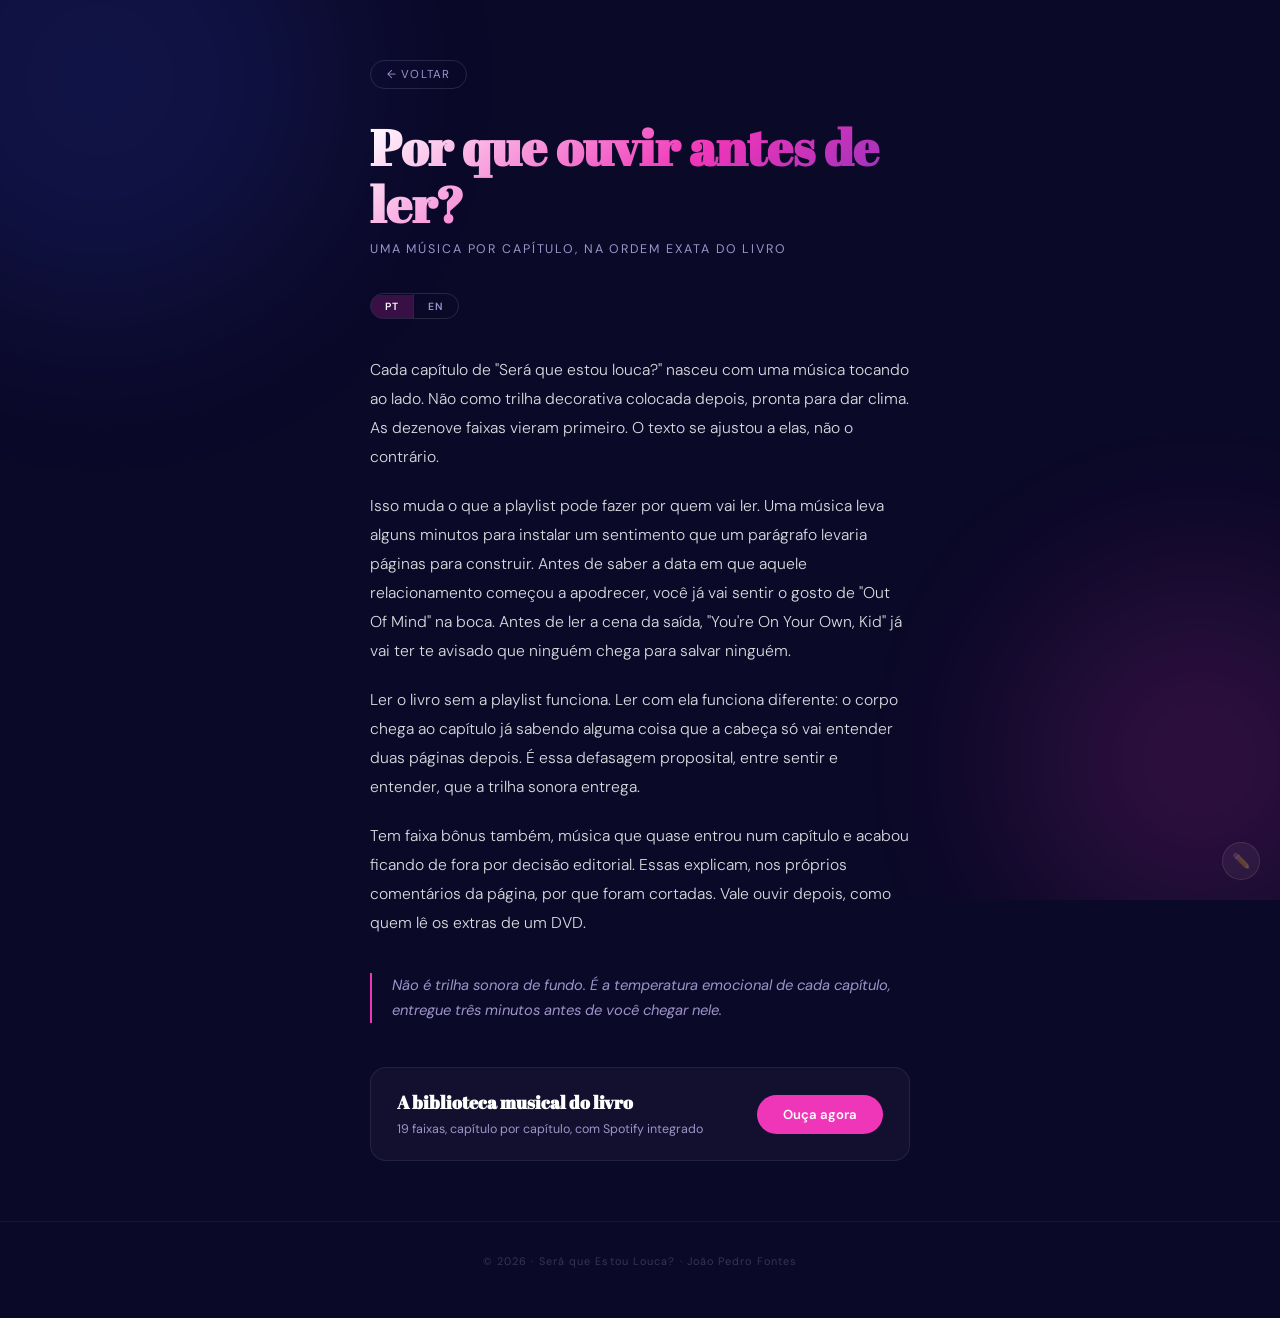
<file: por-que-ouvir.html>
<!DOCTYPE html>
<html lang="pt-BR">
<head>
<meta charset="UTF-8">
<meta name="viewport" content="width=device-width, initial-scale=1.0">
<title>Por que ouvir antes de ler? — Será que Estou Louca?</title>
<link href="https://fonts.googleapis.com/css2?family=Abril+Fatface&family=DM+Sans:ital,opsz,wght@0,9..40,300;0,9..40,400;0,9..40,600;1,9..40,300&display=swap" rel="stylesheet">
<style>
:root{--bg:#0b0928;--pink:#f036b8;--purple:#7b2fbe;--blue:#2d4de0;--steel:#6b8fd4;--muted:#9d93c8;}
*,*::before,*::after{margin:0;padding:0;box-sizing:border-box;}
body{background:var(--bg);color:#fff;font-family:"DM Sans",sans-serif;min-height:100vh;overflow-x:hidden;}
.bgs{position:fixed;inset:0;pointer-events:none;z-index:0;overflow:hidden;}
.blob{position:absolute;border-radius:50%;filter:blur(90px);opacity:.16;animation:drift 10s ease-in-out infinite;}
.b1{background:var(--blue);width:480px;height:480px;top:-160px;left:-140px;}
.b2{background:var(--pink);width:360px;height:360px;bottom:-40px;right:-100px;animation-delay:-4s;}
@keyframes drift{0%,100%{transform:translate(0,0) scale(1)}33%{transform:translate(24px,-36px) scale(1.06)}66%{transform:translate(-14px,22px) scale(.94)}}
.wrap{position:relative;z-index:1;max-width:620px;margin:0 auto;padding:0 40px;}
.back-link{display:inline-block;font-size:.72rem;color:var(--muted);text-decoration:none;
  letter-spacing:.1em;text-transform:uppercase;margin:60px 0 30px;border:1px solid rgba(255,255,255,.12);
  border-radius:20px;padding:6px 16px;transition:border-color .2s,color .2s;}
.back-link:hover{border-color:var(--pink);color:#fff;}
h1{font-family:"Abril Fatface",serif;font-size:clamp(2rem,6.5vw,3.1rem);line-height:1.15;
  background:linear-gradient(140deg,#fff 0%,var(--pink) 55%,var(--purple) 100%);
  -webkit-background-clip:text;-webkit-text-fill-color:transparent;background-clip:text;margin-bottom:8px;}
.role{font-size:.78rem;letter-spacing:.15em;text-transform:uppercase;color:var(--muted);margin-bottom:36px;}
.lang-toggle{display:flex;align-items:center;gap:0;margin:0 0 36px;width:fit-content;
  border:1px solid rgba(255,255,255,.12);border-radius:20px;overflow:hidden;}
.lang-btn{background:none;border:none;color:var(--muted);font-family:"DM Sans",sans-serif;
  font-size:.65rem;font-weight:600;letter-spacing:.1em;padding:5px 14px;cursor:pointer;}
.lang-btn.active{background:rgba(240,54,184,.2);color:#fff;}
.lang-sep{width:1px;background:rgba(255,255,255,.12);height:24px;}
.bio p{font-size:.98rem;line-height:1.85;color:rgba(255,255,255,.85);margin-bottom:20px;font-weight:300;}
.pull{border-left:2px solid var(--pink);padding-left:20px;margin:36px 0;font-style:italic;
  color:var(--muted);font-size:.92rem;line-height:1.7;}
.cta{display:flex;align-items:center;justify-content:space-between;gap:16px;
  background:rgba(255,255,255,.03);border:1px solid rgba(255,255,255,.08);border-radius:16px;
  padding:22px 26px;margin:44px 0 60px;flex-wrap:wrap;}
.cta-txt b{display:block;font-family:"Abril Fatface",serif;font-size:1.1rem;margin-bottom:3px;}
.cta-txt span{font-size:.78rem;color:var(--muted);}
.btn-go{background:var(--pink);color:#fff;text-decoration:none;border-radius:20px;
  font-size:.82rem;font-weight:600;padding:11px 26px;white-space:nowrap;}
footer{position:relative;z-index:1;text-align:center;padding:32px 20px 50px;
  border-top:1px solid rgba(255,255,255,.05);font-size:.68rem;color:rgba(255,255,255,.18);letter-spacing:.1em;}
@media(max-width:480px){.wrap{padding:0 22px;}.cta{flex-direction:column;align-items:flex-start;}}

/* ---- Edição inline ---- */
[data-key][contenteditable="true"]{outline:2px dashed var(--pink);border-radius:3px;padding:1px 3px;cursor:text;background:rgba(240,54,184,.06);}
.edit-bar{position:fixed;bottom:0;left:0;right:0;z-index:200;
  background:rgba(11,9,40,.97);border-top:1px solid rgba(240,54,184,.3);
  backdrop-filter:blur(16px);display:none;align-items:center;justify-content:center;gap:10px;padding:12px 20px;}
.edit-bar.vis{display:flex;}
.edit-bar p{font-size:.76rem;color:var(--muted);flex:1;}
.btn-save{background:var(--pink);color:#fff;border:none;border-radius:20px;
  font-family:"DM Sans",sans-serif;font-size:.75rem;font-weight:600;padding:9px 22px;cursor:pointer;}
.btn-cancel{background:none;color:var(--muted);border:1px solid rgba(255,255,255,.1);
  border-radius:20px;font-family:"DM Sans",sans-serif;font-size:.75rem;padding:9px 18px;cursor:pointer;}
.edit-trigger{position:fixed;bottom:20px;right:20px;z-index:199;
  background:rgba(255,255,255,.05);border:1px solid rgba(255,255,255,.1);
  border-radius:50%;width:38px;height:38px;display:flex;align-items:center;justify-content:center;
  cursor:pointer;color:rgba(255,255,255,.25);font-size:15px;transition:all .2s;}
.edit-trigger:hover{background:rgba(240,54,184,.15);border-color:var(--pink);color:var(--pink);}
</style>
</head>
<body>
<div class="bgs"><div class="blob b1"></div><div class="blob b2"></div></div>
<div class="wrap">
  <a class="back-link" href="/" data-i18n="back">← Voltar</a>
  <h1 data-i18n="h1">Por que ouvir antes de ler?</h1>
  <p class="role" data-key="ouvir_role">Uma música por capítulo, na ordem exata do livro</p>
  <div class="lang-toggle">
    <button class="lang-btn active" id="btn-pt" onclick="setLang('pt')">PT</button>
    <div class="lang-sep"></div>
    <button class="lang-btn" id="btn-en" onclick="setLang('en')">EN</button>
  </div>
  <div class="bio" id="bio">
    <p data-key="ouvir_p1">Cada capítulo de "Será que estou louca?" nasceu com uma música tocando ao lado. Não como trilha decorativa colocada depois, pronta para dar clima. As dezenove faixas vieram primeiro. O texto se ajustou a elas, não o contrário.</p>
    <p data-key="ouvir_p2">Isso muda o que a playlist pode fazer por quem vai ler. Uma música leva alguns minutos para instalar um sentimento que um parágrafo levaria páginas para construir. Antes de saber a data em que aquele relacionamento começou a apodrecer, você já vai sentir o gosto de "Out Of Mind" na boca. Antes de ler a cena da saída, "You're On Your Own, Kid" já vai ter te avisado que ninguém chega para salvar ninguém.</p>
    <p data-key="ouvir_p3">Ler o livro sem a playlist funciona. Ler com ela funciona diferente: o corpo chega ao capítulo já sabendo alguma coisa que a cabeça só vai entender duas páginas depois. É essa defasagem proposital, entre sentir e entender, que a trilha sonora entrega.</p>
    <p data-key="ouvir_p4">Tem faixa bônus também, música que quase entrou num capítulo e acabou ficando de fora por decisão editorial. Essas explicam, nos próprios comentários da página, por que foram cortadas. Vale ouvir depois, como quem lê os extras de um DVD.</p>
  </div>
  <div class="pull" data-key="ouvir_pull">Não é trilha sonora de fundo. É a temperatura emocional de cada capítulo, entregue três minutos antes de você chegar nele.</div>
  <div class="cta">
    <div class="cta-txt">
      <b data-key="ouvir_cta_b">A biblioteca musical do livro</b>
      <span data-key="ouvir_cta_s">19 faixas, capítulo por capítulo, com Spotify integrado</span>
    </div>
    <a class="btn-go" href="escute" data-i18n="cta_btn">Ouça agora</a>
  </div>
</div>
<footer><p>© 2026 · Será que Estou Louca? · João Pedro Fontes</p></footer>

<div class="edit-bar" id="editBar">
  <p id="editStatus">Modo de edição ativo — clique em qualquer texto para editar.</p>
  <button class="btn-cancel" onclick="cancelEdit()">Cancelar</button>
  <button class="btn-save" id="saveBtn" onclick="saveContent()">Salvar tudo</button>
</div>
<div class="edit-trigger" id="editTrigger" onclick="promptEdit()">✏️</div>

<script>
const SB_URL = "https://rvmfonytiinfzdgirsgk.supabase.co";
const SB_KEY = "eyJhbGciOiJIUzI1NiIsInR5cCI6IkpXVCJ9.eyJpc3MiOiJzdXBhYmFzZSIsInJlZiI6InJ2bWZvbnl0aWluZnpkZ2lyc2drIiwicm9sZSI6ImFub24iLCJpYXQiOjE3ODA3Mjg1ODQsImV4cCI6MjA5NjMwNDU4NH0.kGVmLNzLE6eK6QaaCRVw8_cNZ8aloYi5CNzWwvEpSqI";
const EDIT_PASS = "louca2026";
const DEFAULTS = {
  ouvir_role: "Uma música por capítulo, na ordem exata do livro",
  ouvir_p1: "Cada capítulo de \"Será que estou louca?\" nasceu com uma música tocando ao lado. Não como trilha decorativa colocada depois, pronta para dar clima. As dezenove faixas vieram primeiro. O texto se ajustou a elas, não o contrário.",
  ouvir_p2: "Isso muda o que a playlist pode fazer por quem vai ler. Uma música leva alguns minutos para instalar um sentimento que um parágrafo levaria páginas para construir. Antes de saber a data em que aquele relacionamento começou a apodrecer, você já vai sentir o gosto de \"Out Of Mind\" na boca. Antes de ler a cena da saída, \"You're On Your Own, Kid\" já vai ter te avisado que ninguém chega para salvar ninguém.",
  ouvir_p3: "Ler o livro sem a playlist funciona. Ler com ela funciona diferente: o corpo chega ao capítulo já sabendo alguma coisa que a cabeça só vai entender duas páginas depois. É essa defasagem proposital, entre sentir e entender, que a trilha sonora entrega.",
  ouvir_p4: "Tem faixa bônus também, música que quase entrou num capítulo e acabou ficando de fora por decisão editorial. Essas explicam, nos próprios comentários da página, por que foram cortadas. Vale ouvir depois, como quem lê os extras de um DVD.",
  ouvir_pull: "Não é trilha sonora de fundo. É a temperatura emocional de cada capítulo, entregue três minutos antes de você chegar nele.",
  ouvir_cta_b: "A biblioteca musical do livro",
  ouvir_cta_s: "19 faixas, capítulo por capítulo, com Spotify integrado"
};
let editActive = false;

async function sbFetch(method, body) {
  const r = await fetch(SB_URL + "/rest/v1/conteudo", {
    method, headers:{apikey:SB_KEY,Authorization:"Bearer "+SB_KEY,"Content-Type":"application/json",
      Prefer: method==="POST"?"resolution=merge-duplicates":""},
    body: body ? JSON.stringify(body) : undefined
  });
  return method === "GET" ? r.json() : r;
}
async function loadContent() {
  try {
    const rows = await sbFetch("GET");
    const keysHere = Object.keys(DEFAULTS);
    const present = new Set((rows || []).map(r => r.chave));
    const missing = keysHere.filter(k => !present.has(k));
    if (missing.length) await sbFetch("POST", missing.map(chave => ({ chave, valor: DEFAULTS[chave] })));
    (rows || []).forEach(row => {
      if (!(row.chave in DEFAULTS)) return;
      document.querySelectorAll('[data-key="' + row.chave + '"]').forEach(el => {
        if (!editActive) el.textContent = row.valor;
      });
    });
  } catch (e) { console.warn("Supabase:", e); }
  if (currentLang === "en") applyEnOverrides();
}
function promptEdit() {
  if (localStorage.getItem("sq_editor_ok") === "1") { enableEdit(); return; }
  const pw = prompt("Senha de edição:");
  if (pw === EDIT_PASS) enableEdit();
  else if (pw !== null) alert("Senha incorreta.");
}
function enableEdit() {
  editActive = true;
  document.querySelectorAll("[data-key]").forEach(el => {
    el.contentEditable = "true";
    el.dataset.original = el.textContent;
  });
  document.getElementById("editBar").classList.add("vis");
  document.getElementById("editTrigger").style.display = "none";
}
function cancelEdit() {
  document.querySelectorAll("[data-key]").forEach(el => {
    el.textContent = el.dataset.original || el.textContent;
    el.removeAttribute("contenteditable");
  });
  document.getElementById("editBar").classList.remove("vis");
  document.getElementById("editTrigger").style.display = "flex";
  editActive = false;
}
async function saveContent() {
  const btn = document.getElementById("saveBtn");
  const status = document.getElementById("editStatus");
  btn.disabled = true; btn.textContent = "Salvando...";
  const rows = [...document.querySelectorAll("[data-key]")].map(el => ({ chave: el.dataset.key, valor: el.textContent.trim() }));
  try {
    await sbFetch("POST", rows);
    status.textContent = "Salvo!";
    setTimeout(cancelEdit, 1000);
  } catch (e) {
    status.textContent = "Erro ao salvar.";
    btn.disabled = false; btn.textContent = "Salvar tudo";
  }
}

const LANG_DATA = {
  pt: {
    back: "← Voltar", h1: "Por que ouvir antes de ler?", cta_btn: "Ouça agora",
    ouvir_role: "Uma música por capítulo, na ordem exata do livro",
    ouvir_p1: "Cada capítulo de \"Será que estou louca?\" nasceu com uma música tocando ao lado. Não como trilha decorativa colocada depois, pronta para dar clima. As dezenove faixas vieram primeiro. O texto se ajustou a elas, não o contrário.",
    ouvir_p2: "Isso muda o que a playlist pode fazer por quem vai ler. Uma música leva alguns minutos para instalar um sentimento que um parágrafo levaria páginas para construir. Antes de saber a data em que aquele relacionamento começou a apodrecer, você já vai sentir o gosto de \"Out Of Mind\" na boca. Antes de ler a cena da saída, \"You're On Your Own, Kid\" já vai ter te avisado que ninguém chega para salvar ninguém.",
    ouvir_p3: "Ler o livro sem a playlist funciona. Ler com ela funciona diferente: o corpo chega ao capítulo já sabendo alguma coisa que a cabeça só vai entender duas páginas depois. É essa defasagem proposital, entre sentir e entender, que a trilha sonora entrega.",
    ouvir_p4: "Tem faixa bônus também, música que quase entrou num capítulo e acabou ficando de fora por decisão editorial. Essas explicam, nos próprios comentários da página, por que foram cortadas. Vale ouvir depois, como quem lê os extras de um DVD.",
    ouvir_pull: "Não é trilha sonora de fundo. É a temperatura emocional de cada capítulo, entregue três minutos antes de você chegar nele.",
    ouvir_cta_b: "A biblioteca musical do livro",
    ouvir_cta_s: "19 faixas, capítulo por capítulo, com Spotify integrado"
  },
  en: {
    back: "← Back", h1: "Why listen before reading?", cta_btn: "Listen now",
    ouvir_role: "One song per chapter, in the book's exact order",
    ouvir_p1: "Every chapter of \"Será que estou louca?\" was written with a song playing alongside it. Not as a decorative soundtrack added afterward to set a mood. The nineteen tracks came first. The text adjusted to them, not the other way around.",
    ouvir_p2: "That changes what the playlist can do for a reader. A song takes a few minutes to install a feeling that a paragraph would take pages to build. Before you know the date that relationship started rotting, you'll already taste \"Out Of Mind\" in your mouth. Before you read the exit scene, \"You're On Your Own, Kid\" will already have warned you that nobody's coming to save anybody.",
    ouvir_p3: "Reading the book without the playlist works. Reading it with the playlist works differently: the body arrives at the chapter already knowing something the mind only catches up to two pages later. That's the deliberate lag, between feeling and understanding, the soundtrack delivers.",
    ouvir_p4: "There are bonus tracks too, songs that almost made it into a chapter and got cut in editing. Those explain, right in the page's own comments, why they were cut. Worth listening to afterward, like reading a DVD's deleted scenes.",
    ouvir_pull: "It isn't background music. It's the emotional temperature of each chapter, delivered three minutes before you get there.",
    ouvir_cta_b: "The book's musical library",
    ouvir_cta_s: "19 tracks, chapter by chapter, with Spotify built in"
  }
};
let currentLang = localStorage.getItem("sq_lang") || "pt";
function applyEnOverrides() {
  const t = LANG_DATA.en;
  Object.keys(DEFAULTS).forEach(key => {
    document.querySelectorAll('[data-key="' + key + '"]').forEach(el => {
      if (!editActive) el.textContent = t[key];
    });
  });
}
function setLang(lang) {
  currentLang = lang;
  localStorage.setItem("sq_lang", lang);
  document.getElementById("btn-pt").classList.toggle("active", lang === "pt");
  document.getElementById("btn-en").classList.toggle("active", lang === "en");
  const t = LANG_DATA[lang];
  document.querySelectorAll("[data-i18n]").forEach(el => {
    const key = el.dataset.i18n;
    if (t[key] != null) el.textContent = t[key];
  });
  if (lang === "en") applyEnOverrides();
  else Object.keys(DEFAULTS).forEach(key => {
    document.querySelectorAll('[data-key="' + key + '"]').forEach(el => {
      if (!editActive) el.textContent = DEFAULTS[key];
    });
  });
}
if (currentLang === "en") setLang("en");
loadContent();
</script>
</body>
</html>
</file>
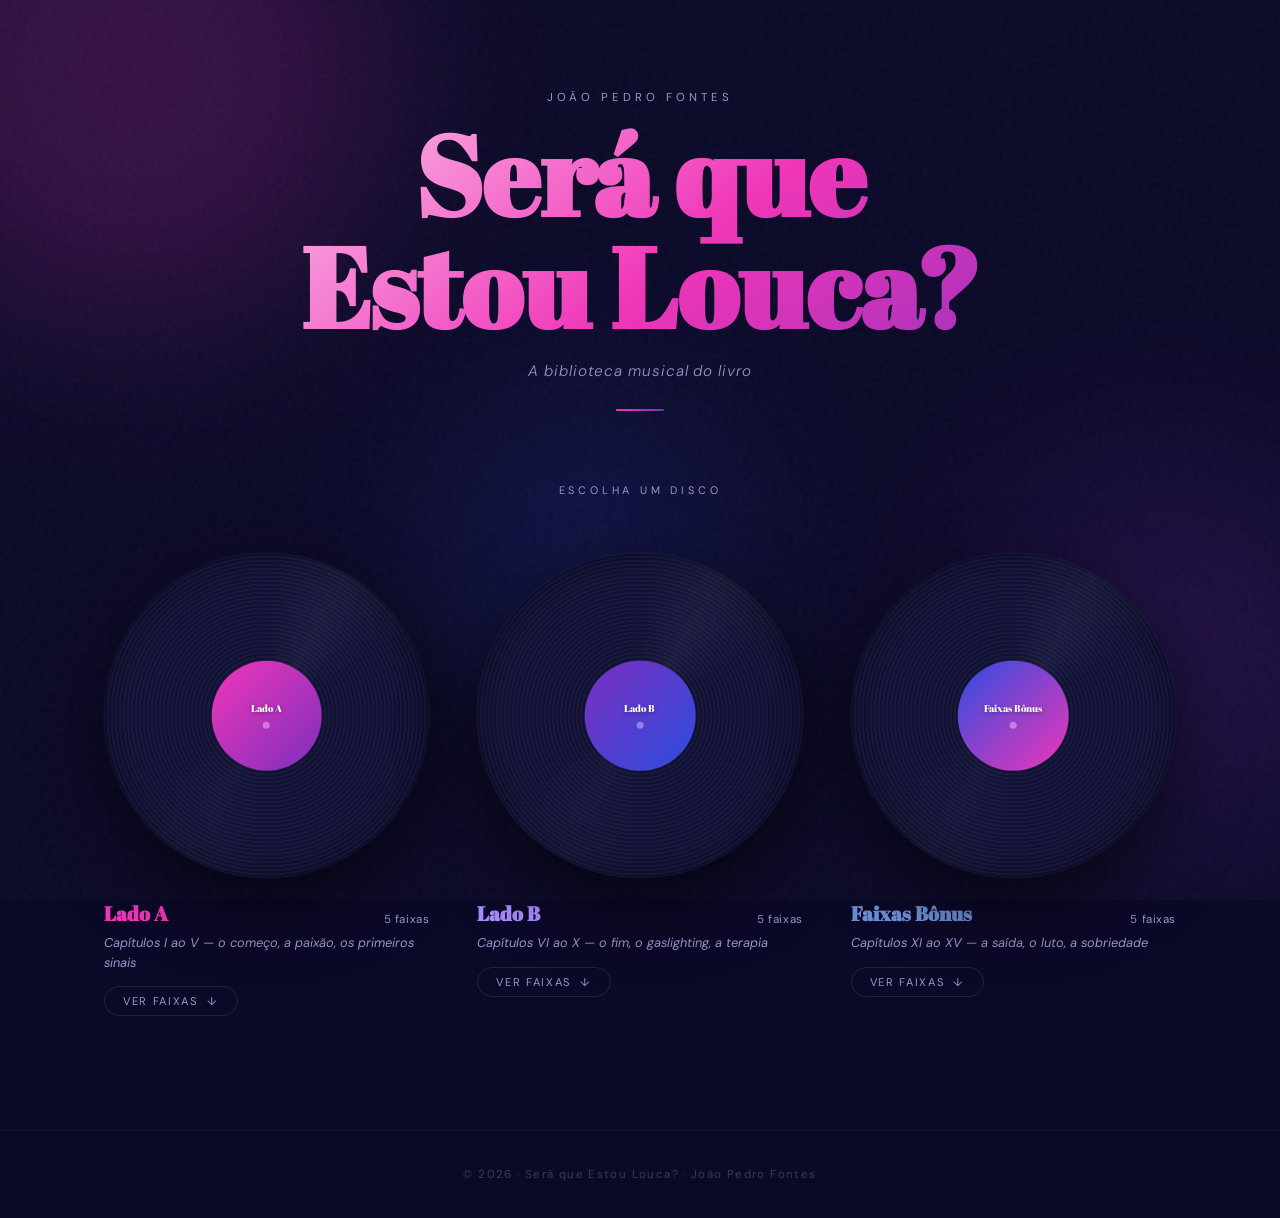
<file: sera-que-estou-louca_1.html>
<!DOCTYPE html>
<html lang="pt-BR">
<head>
<meta charset="UTF-8">
<meta name="viewport" content="width=device-width, initial-scale=1.0">
<title>Será que Estou Louca? — A Playlist</title>
<link href="https://fonts.googleapis.com/css2?family=Abril+Fatface&family=DM+Sans:ital,opsz,wght@0,9..40,300;0,9..40,400;0,9..40,600;1,9..40,300&display=swap" rel="stylesheet">
<style>
  :root {
    --bg:     #0b0928;
    --pink:   #f036b8;
    --purple: #7b2fbe;
    --blue:   #2d4de0;
    --steel:  #6b8fd4;
    --muted:  #9d93c8;
    --text:   #ffffff;
  }
  *, *::before, *::after { margin: 0; padding: 0; box-sizing: border-box; }
  body { background: var(--bg); color: var(--text); font-family: "DM Sans", sans-serif; min-height: 100vh; overflow-x: hidden; }
  .bg-layer { position: fixed; inset: 0; pointer-events: none; z-index: 0; overflow: hidden; }
  .blob { position: absolute; border-radius: 50%; filter: blur(90px); opacity: 0.18; animation: drift 10s ease-in-out infinite; }
  .b1 { background: var(--pink);   width: 500px; height: 500px; top: -180px; left: -120px; }
  .b2 { background: var(--purple); width: 380px; height: 380px; bottom: 50px; right: -80px; animation-delay: -4s; }
  .b3 { background: var(--blue);   width: 280px; height: 280px; top: 45%; left: 35%;       animation-delay: -7s; }
  @keyframes drift {
    0%,100% { transform: translate(0,0) scale(1); }
    33%      { transform: translate(24px,-36px) scale(1.06); }
    66%      { transform: translate(-14px,22px) scale(0.94); }
  }
  .bg-layer::after {
    content: ""; position: absolute; inset: 0;
    background-image: url("data:image/svg+xml,%3Csvg viewBox='0 0 200 200' xmlns='http://www.w3.org/2000/svg'%3E%3Cfilter id='n'%3E%3CfeTurbulence type='fractalNoise' baseFrequency='0.9' numOctaves='4' stitchTiles='stitch'/%3E%3C/filter%3E%3Crect width='100%25' height='100%25' filter='url(%23n)' opacity='1'/%3E%3C/svg%3E");
    opacity: 0.035; mix-blend-mode: overlay;
  }
  .hero { position: relative; z-index: 1; text-align: center; padding: 90px 24px 72px; }
  .hero-author { font-size: .72rem; letter-spacing: .35em; text-transform: uppercase; color: var(--muted); margin-bottom: 14px; }
  .hero-title {
    font-family: "Abril Fatface", serif; font-size: clamp(3rem, 9vw, 7rem); line-height: 1;
    background: linear-gradient(140deg, #fff 0%, var(--pink) 55%, var(--purple) 100%);
    -webkit-background-clip: text; -webkit-text-fill-color: transparent; background-clip: text;
  }
  .hero-sub { margin-top: 18px; color: var(--muted); font-size: .95rem; font-style: italic; font-weight: 300; letter-spacing: .06em; }
  .hero-bar { width: 48px; height: 2px; background: linear-gradient(90deg, var(--pink), var(--purple)); margin: 28px auto 0; border-radius: 2px; }
  main { position: relative; z-index: 1; max-width: 1120px; margin: 0 auto; padding: 0 24px 100px; }
  .shelf-label { text-align: center; font-size: .68rem; letter-spacing: .35em; text-transform: uppercase; color: var(--muted); margin-bottom: 56px; }
  .records-grid { display: grid; grid-template-columns: repeat(auto-fit, minmax(290px, 1fr)); gap: 48px; justify-items: center; }
  .record-card { width: 100%; max-width: 340px; }
  .sleeve { position: relative; width: 100%; aspect-ratio: 1; margin-bottom: 22px; cursor: default; }
  .vinyl {
    position: absolute; inset: 0; border-radius: 50%;
    background:
      radial-gradient(circle at 50% 50%, transparent 0%, transparent 17%, rgba(255,255,255,.02) 17.5%, transparent 18%),
      repeating-radial-gradient(circle at 50% 50%, #111132 0px, #111132 2px, #191940 2px, #191940 4px);
    box-shadow: 0 24px 72px rgba(0,0,0,.6), 0 0 0 1px rgba(255,255,255,.04), inset 0 0 40px rgba(0,0,0,.3);
  }
  .vinyl::before {
    content: ""; position: absolute; inset: 0; border-radius: 50%;
    background: conic-gradient(transparent 0deg, rgba(255,255,255,.04) 30deg, transparent 60deg, transparent 180deg, rgba(255,255,255,.02) 210deg, transparent 240deg);
  }
  .sleeve:hover .vinyl { animation: spin 4s linear infinite; }
  @keyframes spin { to { transform: rotate(360deg); } }
  .label {
    position: absolute; top: 50%; left: 50%; transform: translate(-50%,-50%);
    width: 34%; height: 34%; border-radius: 50%;
    display: flex; flex-direction: column; align-items: center; justify-content: center; gap: 3px;
    z-index: 2; pointer-events: none;
  }
  .label-name { font-family: "Abril Fatface", serif; font-size: .62rem; text-align: center; line-height: 1.25; color: #fff; text-shadow: 0 1px 4px rgba(0,0,0,.4); }
  .label-hole { width: 7px; height: 7px; border-radius: 50%; background: rgba(255,255,255,.35); margin-top: 3px; }
  .c-a   .label { background: linear-gradient(135deg, #f036b8, #7b2fbe); }
  .c-b   .label { background: linear-gradient(135deg, #7b2fbe, #2d4de0); }
  .c-bns .label { background: linear-gradient(135deg, #2d4de0, #f036b8); }
  .card-info { display: flex; justify-content: space-between; align-items: flex-end; margin-bottom: 6px; }
  .card-title { font-family: "Abril Fatface", serif; font-size: 1.25rem; }
  .c-a   .card-title { color: var(--pink); }
  .c-b   .card-title { color: #a78bfa; }
  .c-bns .card-title { color: var(--steel); }
  .card-count { font-size: .72rem; color: var(--muted); letter-spacing: .05em; }
  .card-desc { font-size: .8rem; color: var(--muted); font-style: italic; margin-bottom: 14px; line-height: 1.5; }
  .toggle-btn {
    background: none; border: 1px solid rgba(255,255,255,.1); border-radius: 24px;
    color: var(--muted); font-family: "DM Sans", sans-serif; font-size: .7rem;
    letter-spacing: .15em; text-transform: uppercase; padding: 7px 18px;
    cursor: pointer; transition: border-color .2s, color .2s;
    display: flex; align-items: center; gap: 8px;
  }
  .toggle-btn:hover { color: #fff; border-color: rgba(255,255,255,.3); }
  .toggle-btn .arrow { display: inline-block; transition: transform .3s; }
  .toggle-btn.open .arrow { transform: rotate(180deg); }
  .tracklist { max-height: 0; overflow: hidden; transition: max-height .6s cubic-bezier(.4,0,.2,1); margin-top: 14px; }
  .tracklist.open { max-height: 9999px; }
  .track { padding: 16px 0; border-bottom: 1px solid rgba(255,255,255,.05); }
  .track:last-child { border-bottom: none; }
  .track-header { display: grid; grid-template-columns: 28px 1fr; gap: 12px; align-items: start; margin-bottom: 10px; }
  .track-cap { font-family: "Abril Fatface", serif; font-size: .62rem; color: var(--muted); text-align: right; padding-top: 4px; line-height: 1; }
  .track-body { min-width: 0; }
  .track-title { font-size: .9rem; font-weight: 600; white-space: nowrap; overflow: hidden; text-overflow: ellipsis; }
  .track-artist { font-size: .74rem; color: var(--muted); margin-top: 1px; }
  .track-desc { font-size: .76rem; color: rgba(255,255,255,.42); font-style: italic; font-weight: 300; margin-top: 8px; line-height: 1.6; border-left: 2px solid rgba(255,255,255,.1); padding-left: 10px; }
  .track-player { margin-top: 12px; border-radius: 10px; overflow: hidden; }
  .track-player iframe { display: block; border-radius: 10px; }
  footer { position: relative; z-index: 1; text-align: center; padding: 36px 24px; border-top: 1px solid rgba(255,255,255,.05); font-size: .72rem; color: rgba(255,255,255,.2); letter-spacing: .12em; }
  @media (max-width: 600px) { .records-grid { gap: 36px; } .hero { padding: 60px 20px 50px; } }
</style>
</head>
<body>
<div class="bg-layer"><div class="blob b1"></div><div class="blob b2"></div><div class="blob b3"></div></div>
<header class="hero">
  <p class="hero-author">João Pedro Fontes</p>
  <h1 class="hero-title">Será que<br>Estou Louca?</h1>
  <p class="hero-sub">A biblioteca musical do livro</p>
  <div class="hero-bar"></div>
</header>
<main>
  <p class="shelf-label">Escolha um disco</p>
  <div class="records-grid">
    <div class="record-card c-a">
      <div class="sleeve">
        <div class="vinyl"></div>
        <div class="label"><span class="label-name">Lado A</span><div class="label-hole"></div></div>
      </div>
      <div class="card-info">
        <h2 class="card-title">Lado A</h2>
        <span class="card-count">5 faixas</span>
      </div>
      <p class="card-desc">Cap&iacute;tulos I ao V &mdash; o come&ccedil;o, a paix&atilde;o, os primeiros sinais</p>
      <button class="toggle-btn" onclick="toggle(this)">Ver faixas <span class="arrow">&#x2193;</span></button>
      <div class="tracklist">
        <div class="track">
          <div class="track-header">
            <span class="track-cap">I</span>
            <div class="track-body">
              <div class="track-title">Out Of Mind</div>
              <div class="track-artist">Tove Lo</div>
              <div class="track-desc">Comecei a escrever sem saber ao certo o que estava acontecendo comigo. Essa m&uacute;sica descreve bem esse estado: voc&ecirc; continua funcionando, mas sem estar presente. Foi o come&ccedil;o de tudo.</div>
            </div>
          </div>
          <div class="track-player"><iframe src="https://open.spotify.com/embed/track/1duoEJxM4GBEICofJAh9Im?utm_source=generator&theme=0" width="100%" height="80" frameborder="0" allow="autoplay; clipboard-write; encrypted-media; fullscreen; picture-in-picture" loading="lazy"></iframe></div>
        </div>
        <div class="track">
          <div class="track-header">
            <span class="track-cap">II</span>
            <div class="track-body">
              <div class="track-title">Let&rsquo;s Not Fall In Love</div>
              <div class="track-artist">BigBang</div>
              <div class="track-desc">Ele disse desde o come&ccedil;o que n&atilde;o queria nada s&eacute;rio. Eu ouvi e continuei. Essa m&uacute;sica tem o nome que esse cap&iacute;tulo merecia ter.</div>
            </div>
          </div>
          <div class="track-player"><iframe src="https://open.spotify.com/embed/track/6UgkB0xM45TR3Zjqm3GQ6T?utm_source=generator&theme=0" width="100%" height="80" frameborder="0" allow="autoplay; clipboard-write; encrypted-media; fullscreen; picture-in-picture" loading="lazy"></iframe></div>
        </div>
        <div class="track">
          <div class="track-header">
            <span class="track-cap">III</span>
            <div class="track-body">
              <div class="track-title">Casanova</div>
              <div class="track-artist">Allie X</div>
              <div class="track-desc">Ele sabia exatamente o que dizer para voc&ecirc; se sentir especial. Casanova captura isso: o charme que funciona justamente porque n&atilde;o pretende nada.</div>
            </div>
          </div>
          <div class="track-player"><iframe src="https://open.spotify.com/embed/track/1fN3fH8Wcx7SJJwlVFrO5t?utm_source=generator&theme=0" width="100%" height="80" frameborder="0" allow="autoplay; clipboard-write; encrypted-media; fullscreen; picture-in-picture" loading="lazy"></iframe></div>
        </div>
        <div class="track">
          <div class="track-header">
            <span class="track-cap">IV</span>
            <div class="track-body">
              <div class="track-title">Nicotine</div>
              <div class="track-artist">Panic! At The Disco</div>
              <div class="track-desc">Eu sabia o que estava acontecendo e fiquei. O t&iacute;tulo j&aacute; diz tudo: nicotina. Voc&ecirc; fuma sabendo o que faz.</div>
            </div>
          </div>
          <div class="track-player"><iframe src="https://open.spotify.com/embed/track/5Q4H1XkVHxQjnrHCUpS61d?utm_source=generator&theme=0" width="100%" height="80" frameborder="0" allow="autoplay; clipboard-write; encrypted-media; fullscreen; picture-in-picture" loading="lazy"></iframe></div>
        </div>
        <div class="track">
          <div class="track-header">
            <span class="track-cap">V</span>
            <div class="track-body">
              <div class="track-title">hey you got drugs?</div>
              <div class="track-artist">Tove Lo</div>
              <div class="track-desc">Esse cap&iacute;tulo fala por si. O c&iacute;rculo dele era esse, a noite toda, toda semana. Essa m&uacute;sica tocou em muitas madrugadas que eu passei esperando por algu&eacute;m que tinha ido cheirar com os amigos.</div>
            </div>
          </div>
          <div class="track-player"><iframe src="https://open.spotify.com/embed/track/73kadnv7SduzhApfRUv5C0?utm_source=generator&theme=0" width="100%" height="80" frameborder="0" allow="autoplay; clipboard-write; encrypted-media; fullscreen; picture-in-picture" loading="lazy"></iframe></div>
        </div>
      </div>
    </div>

    <div class="record-card c-b">
      <div class="sleeve">
        <div class="vinyl"></div>
        <div class="label"><span class="label-name">Lado B</span><div class="label-hole"></div></div>
      </div>
      <div class="card-info">
        <h2 class="card-title">Lado B</h2>
        <span class="card-count">5 faixas</span>
      </div>
      <p class="card-desc">Cap&iacute;tulos VI ao X &mdash; o fim, o gaslighting, a terapia</p>
      <button class="toggle-btn" onclick="toggle(this)">Ver faixas <span class="arrow">&#x2193;</span></button>
      <div class="tracklist">
        <div class="track">
          <div class="track-header">
            <span class="track-cap">VI</span>
            <div class="track-body">
              <div class="track-title">Doi D+</div>
              <div class="track-artist">Jaloo</div>
              <div class="track-desc">Depois do pedido de namoro e do sil&ecirc;ncio que veio depois, n&atilde;o tinha muito mais o que dizer. Jaloo disse por mim.</div>
            </div>
          </div>
          <div class="track-player"><iframe src="https://open.spotify.com/embed/track/1CD7hXuEjiUsoqOhleyKb7?utm_source=generator&theme=0" width="100%" height="80" frameborder="0" allow="autoplay; clipboard-write; encrypted-media; fullscreen; picture-in-picture" loading="lazy"></iframe></div>
        </div>
        <div class="track">
          <div class="track-header">
            <span class="track-cap">VII</span>
            <div class="track-body">
              <div class="track-title">Get Outta My Way</div>
              <div class="track-artist">Kylie Minogue</div>
              <div class="track-desc">Essa m&uacute;sica est&aacute; no texto porque precisava estar. No dia em que pedi J em namoro, tinha algu&eacute;m vindo de Porto Alegre pra me ver. Saia do meu caminho.</div>
            </div>
          </div>
          <div class="track-player"><iframe src="https://open.spotify.com/embed/track/2VZ5Vtjn16RThAvaFz3sJZ?utm_source=generator&theme=0" width="100%" height="80" frameborder="0" allow="autoplay; clipboard-write; encrypted-media; fullscreen; picture-in-picture" loading="lazy"></iframe></div>
        </div>
        <div class="track">
          <div class="track-header">
            <span class="track-cap">VIII</span>
            <div class="track-body">
              <div class="track-title">Circle The Drain</div>
              <div class="track-artist">Katy Perry</div>
              <div class="track-desc">Tamb&eacute;m est&aacute; no texto. Eu estava sendo a respons&aacute;vel emocional de um adulto de 30 anos que gastava tudo com drogas e n&atilde;o cumpria prazo nenhum. Katy Perry nomeou isso antes de eu conseguir.</div>
            </div>
          </div>
          <div class="track-player"><iframe src="https://open.spotify.com/embed/track/7s0YfJE6hNNYq9BV26iCw6?utm_source=generator&theme=0" width="100%" height="80" frameborder="0" allow="autoplay; clipboard-write; encrypted-media; fullscreen; picture-in-picture" loading="lazy"></iframe></div>
        </div>
        <div class="track">
          <div class="track-header">
            <span class="track-cap">IX</span>
            <div class="track-body">
              <div class="track-title">Godless</div>
              <div class="track-artist">Banks</div>
              <div class="track-desc">Cada sess&atilde;o com Gil me devolvia algo que eu j&aacute; sabia e escolhia ignorar. Banks tem essa dureza. Godless &eacute; sobre o momento em que voc&ecirc; para de se convencer.</div>
            </div>
          </div>
          <div class="track-player"><iframe src="https://open.spotify.com/embed/track/1eTL8yocTmire9gpOn2H2g?utm_source=generator&theme=0" width="100%" height="80" frameborder="0" allow="autoplay; clipboard-write; encrypted-media; fullscreen; picture-in-picture" loading="lazy"></iframe></div>
        </div>
        <div class="track">
          <div class="track-header">
            <span class="track-cap">X</span>
            <div class="track-body">
              <div class="track-title">Sangrando</div>
              <div class="track-artist">Gaby Amarantos &amp; Potyguara Bardo</div>
              <div class="track-desc">Num bar, ouvindo as hist&oacute;rias de outras pessoas sobre ele, percebi que eu era mais um numa lista. Isso d&oacute;i de um jeito diferente. Sangrando foi o que ficou tocando na cabe&ccedil;a.</div>
            </div>
          </div>
          <div class="track-player"><iframe src="https://open.spotify.com/embed/track/2ArW2y4HFzz1VjGtl7f4xm?utm_source=generator&theme=0" width="100%" height="80" frameborder="0" allow="autoplay; clipboard-write; encrypted-media; fullscreen; picture-in-picture" loading="lazy"></iframe></div>
        </div>
      </div>
    </div>

    <div class="record-card c-bns">
      <div class="sleeve">
        <div class="vinyl"></div>
        <div class="label"><span class="label-name">Faixas B&ocirc;nus</span><div class="label-hole"></div></div>
      </div>
      <div class="card-info">
        <h2 class="card-title">Faixas B&ocirc;nus</h2>
        <span class="card-count">5 faixas</span>
      </div>
      <p class="card-desc">Cap&iacute;tulos XI ao XV &mdash; a sa&iacute;da, o luto, a sobriedade</p>
      <button class="toggle-btn" onclick="toggle(this)">Ver faixas <span class="arrow">&#x2193;</span></button>
      <div class="tracklist">
        <div class="track">
          <div class="track-header">
            <span class="track-cap">XI</span>
            <div class="track-body">
              <div class="track-title">Espumas ao Vento</div>
              <div class="track-artist">Elza Soares</div>
              <div class="track-desc">Chamar algu&eacute;m de louco &eacute; uma forma de n&atilde;o precisar responder por nada. Ele usou muito isso. Elza Soares cantou sobre ficar sem ch&atilde;o antes de eu precisar de uma m&uacute;sica pra isso.</div>
            </div>
          </div>
          <div class="track-player"><iframe src="https://open.spotify.com/embed/track/7KiLniGRlvAHpoxMLYp32P?utm_source=generator&theme=0" width="100%" height="80" frameborder="0" allow="autoplay; clipboard-write; encrypted-media; fullscreen; picture-in-picture" loading="lazy"></iframe></div>
        </div>
        <div class="track">
          <div class="track-header">
            <span class="track-cap">XII</span>
            <div class="track-body">
              <div class="track-title">Supercut</div>
              <div class="track-artist">Lorde</div>
              <div class="track-desc">Supercut &eacute; sobre guardar s&oacute; os melhores momentos de algu&eacute;m. Eu precisava escrever o cap&iacute;tulo XII porque sem ele o livro seria uma mentira. Tinha lado bom. Era por isso que eu ficava.</div>
            </div>
          </div>
          <div class="track-player"><iframe src="https://open.spotify.com/embed/track/6K8VQ84MqhsoakN5MjrnVR?utm_source=generator&theme=0" width="100%" height="80" frameborder="0" allow="autoplay; clipboard-write; encrypted-media; fullscreen; picture-in-picture" loading="lazy"></iframe></div>
        </div>
        <div class="track">
          <div class="track-header">
            <span class="track-cap">XIII</span>
            <div class="track-body">
              <div class="track-title">Not Cute Anymore</div>
              <div class="track-artist">ILLIT</div>
              <div class="track-desc">Passei o anivers&aacute;rio dele com dor de barriga, fui embora no meio e chorei em casa. Naquele dia ficou claro que algo havia mudado em mim. N&atilde;o era mais bonito assistir &agrave;quilo tudo.</div>
            </div>
          </div>
          <div class="track-player"><iframe src="https://open.spotify.com/embed/track/1k0JAiH11gHL9dc5dfQjQr?utm_source=generator&theme=0" width="100%" height="80" frameborder="0" allow="autoplay; clipboard-write; encrypted-media; fullscreen; picture-in-picture" loading="lazy"></iframe></div>
        </div>
        <div class="track">
          <div class="track-header">
            <span class="track-cap">XIV</span>
            <div class="track-body">
              <div class="track-title">It&rsquo;s Alright, It&rsquo;s Ok</div>
              <div class="track-artist">Ashley Tisdale</div>
              <div class="track-desc">Pode parecer ing&ecirc;nua, mas ou&ccedil;a com aten&ccedil;&atilde;o. Tem raiva nessa m&uacute;sica. Eu parei de esperar. T&aacute; tudo bem.</div>
            </div>
          </div>
          <div class="track-player"><iframe src="https://open.spotify.com/embed/track/1bYtKF2sY2wLU6xdVaqIqD?utm_source=generator&theme=0" width="100%" height="80" frameborder="0" allow="autoplay; clipboard-write; encrypted-media; fullscreen; picture-in-picture" loading="lazy"></iframe></div>
        </div>
        <div class="track">
          <div class="track-header">
            <span class="track-cap">XV</span>
            <div class="track-body">
              <div class="track-title">On The Floor</div>
              <div class="track-artist">Perfume Genius</div>
              <div class="track-desc">Tamb&eacute;m est&aacute; no texto. A pergunta de Perfume Genius era a minha: quanto tempo at&eacute; esse cora&ccedil;&atilde;o n&atilde;o ser mais meu. Escrever foi a resposta.</div>
            </div>
          </div>
          <div class="track-player"><iframe src="https://open.spotify.com/embed/track/05HElY3EVth4SMuOJOGusl?utm_source=generator&theme=0" width="100%" height="80" frameborder="0" allow="autoplay; clipboard-write; encrypted-media; fullscreen; picture-in-picture" loading="lazy"></iframe></div>
        </div>
      </div>
    </div>

  </div>
</main>
<footer>
  <p>&#169; 2026 &middot; Ser&aacute; que Estou Louca? &middot; Jo&atilde;o Pedro Fontes</p>
</footer>
<script>
  function toggle(btn) {
    const card = btn.closest(".record-card");
    const list = card.querySelector(".tracklist");
    const isOpen = list.classList.contains("open");
    list.classList.toggle("open");
    btn.classList.toggle("open");
    btn.querySelector(".arrow").innerHTML = isOpen ? "&#x2193;" : "&#x2191;";
  }
</script>
</body>
</html>
</file>
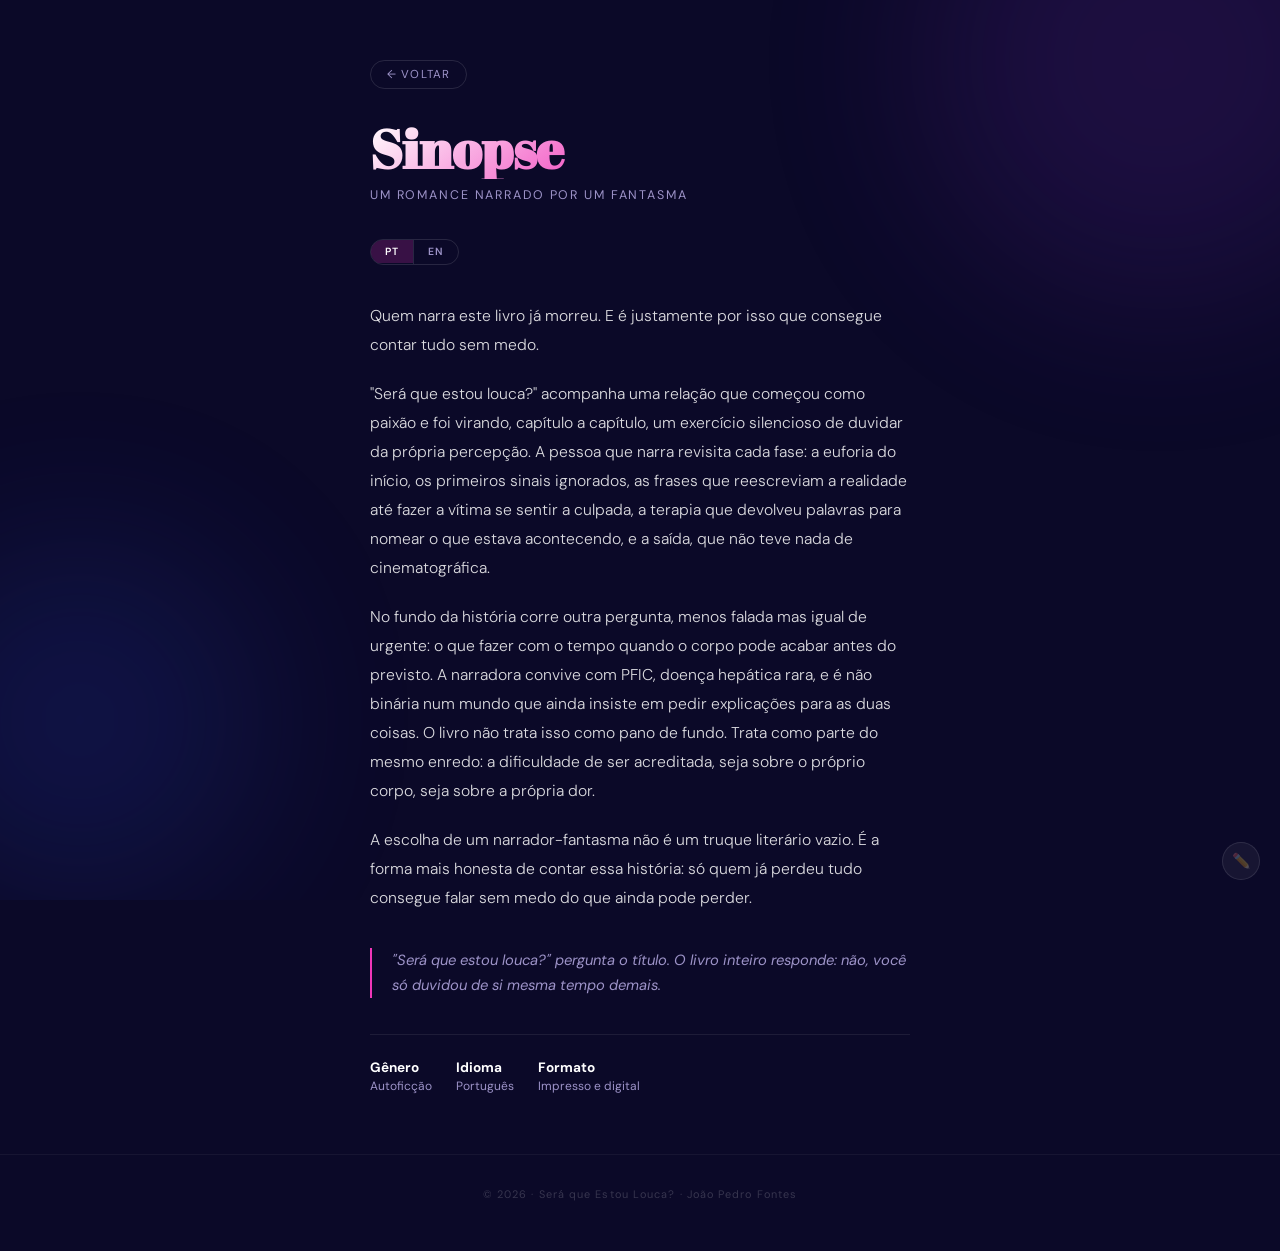
<file: sinopse.html>
<!DOCTYPE html>
<html lang="pt-BR">
<head>
<meta charset="UTF-8">
<meta name="viewport" content="width=device-width, initial-scale=1.0">
<title>Sinopse — Será que Estou Louca?</title>
<link href="https://fonts.googleapis.com/css2?family=Abril+Fatface&family=DM+Sans:ital,opsz,wght@0,9..40,300;0,9..40,400;0,9..40,600;1,9..40,300&display=swap" rel="stylesheet">
<style>
:root{--bg:#0b0928;--pink:#f036b8;--purple:#7b2fbe;--blue:#2d4de0;--muted:#9d93c8;}
*,*::before,*::after{margin:0;padding:0;box-sizing:border-box;}
body{background:var(--bg);color:#fff;font-family:"DM Sans",sans-serif;min-height:100vh;overflow-x:hidden;}
.bgs{position:fixed;inset:0;pointer-events:none;z-index:0;overflow:hidden;}
.blob{position:absolute;border-radius:50%;filter:blur(90px);opacity:.16;animation:drift 10s ease-in-out infinite;}
.b1{background:var(--purple);width:480px;height:480px;top:-180px;right:-120px;}
.b2{background:var(--blue);width:360px;height:360px;bottom:0;left:-100px;animation-delay:-4s;}
@keyframes drift{0%,100%{transform:translate(0,0) scale(1)}33%{transform:translate(24px,-36px) scale(1.06)}66%{transform:translate(-14px,22px) scale(.94)}}
.wrap{position:relative;z-index:1;max-width:620px;margin:0 auto;padding:0 40px;}
.back-link{display:inline-block;font-size:.72rem;color:var(--muted);text-decoration:none;
  letter-spacing:.1em;text-transform:uppercase;margin:60px 0 30px;border:1px solid rgba(255,255,255,.12);
  border-radius:20px;padding:6px 16px;transition:border-color .2s,color .2s;}
.back-link:hover{border-color:var(--pink);color:#fff;}
h1{font-family:"Abril Fatface",serif;font-size:clamp(2.2rem,7vw,3.4rem);line-height:1.1;
  background:linear-gradient(140deg,#fff 0%,var(--pink) 55%,var(--purple) 100%);
  -webkit-background-clip:text;-webkit-text-fill-color:transparent;background-clip:text;margin-bottom:8px;}
.role{font-size:.78rem;letter-spacing:.15em;text-transform:uppercase;color:var(--muted);margin-bottom:36px;}
.lang-toggle{display:flex;align-items:center;gap:0;margin:0 0 36px;width:fit-content;
  border:1px solid rgba(255,255,255,.12);border-radius:20px;overflow:hidden;}
.lang-btn{background:none;border:none;color:var(--muted);font-family:"DM Sans",sans-serif;
  font-size:.65rem;font-weight:600;letter-spacing:.1em;padding:5px 14px;cursor:pointer;}
.lang-btn.active{background:rgba(240,54,184,.2);color:#fff;}
.lang-sep{width:1px;background:rgba(255,255,255,.12);height:24px;}
.bio p{font-size:.98rem;line-height:1.85;color:rgba(255,255,255,.85);margin-bottom:20px;font-weight:300;}
.pull{border-left:2px solid var(--pink);padding-left:20px;margin:36px 0;font-style:italic;
  color:var(--muted);font-size:.92rem;line-height:1.7;}
.info-row{display:flex;gap:24px;flex-wrap:wrap;margin:8px 0 60px;padding-top:24px;
  border-top:1px solid rgba(255,255,255,.08);}
.info-item{font-size:.75rem;color:var(--muted);}
.info-item b{display:block;color:#fff;font-size:.85rem;margin-bottom:2px;}
footer{position:relative;z-index:1;text-align:center;padding:32px 20px 50px;
  border-top:1px solid rgba(255,255,255,.05);font-size:.68rem;color:rgba(255,255,255,.18);letter-spacing:.1em;}
@media(max-width:480px){.wrap{padding:0 22px;}}

/* ---- Edição inline ---- */
[data-key][contenteditable="true"]{outline:2px dashed var(--pink);border-radius:3px;padding:1px 3px;cursor:text;background:rgba(240,54,184,.06);}
.edit-bar{position:fixed;bottom:0;left:0;right:0;z-index:200;
  background:rgba(11,9,40,.97);border-top:1px solid rgba(240,54,184,.3);
  backdrop-filter:blur(16px);display:none;align-items:center;justify-content:center;gap:10px;padding:12px 20px;}
.edit-bar.vis{display:flex;}
.edit-bar p{font-size:.76rem;color:var(--muted);flex:1;}
.btn-save{background:var(--pink);color:#fff;border:none;border-radius:20px;
  font-family:"DM Sans",sans-serif;font-size:.75rem;font-weight:600;padding:9px 22px;cursor:pointer;}
.btn-cancel{background:none;color:var(--muted);border:1px solid rgba(255,255,255,.1);
  border-radius:20px;font-family:"DM Sans",sans-serif;font-size:.75rem;padding:9px 18px;cursor:pointer;}
.edit-trigger{position:fixed;bottom:20px;right:20px;z-index:199;
  background:rgba(255,255,255,.05);border:1px solid rgba(255,255,255,.1);
  border-radius:50%;width:38px;height:38px;display:flex;align-items:center;justify-content:center;
  cursor:pointer;color:rgba(255,255,255,.25);font-size:15px;transition:all .2s;}
.edit-trigger:hover{background:rgba(240,54,184,.15);border-color:var(--pink);color:var(--pink);}
</style>
</head>
<body>
<div class="bgs"><div class="blob b1"></div><div class="blob b2"></div></div>
<div class="wrap">
  <a class="back-link" href="/" data-i18n="back">← Voltar</a>
  <h1 data-i18n="h1">Sinopse</h1>
  <p class="role" data-key="sinopse_role">Um romance narrado por um fantasma</p>
  <div class="lang-toggle">
    <button class="lang-btn active" id="btn-pt" onclick="setLang('pt')">PT</button>
    <div class="lang-sep"></div>
    <button class="lang-btn" id="btn-en" onclick="setLang('en')">EN</button>
  </div>
  <div class="bio" id="bio">
    <p data-key="sinopse_p1">Quem narra este livro já morreu. E é justamente por isso que consegue contar tudo sem medo.</p>
    <p data-key="sinopse_p2">"Será que estou louca?" acompanha uma relação que começou como paixão e foi virando, capítulo a capítulo, um exercício silencioso de duvidar da própria percepção. A pessoa que narra revisita cada fase: a euforia do início, os primeiros sinais ignorados, as frases que reescreviam a realidade até fazer a vítima se sentir a culpada, a terapia que devolveu palavras para nomear o que estava acontecendo, e a saída, que não teve nada de cinematográfica.</p>
    <p data-key="sinopse_p3">No fundo da história corre outra pergunta, menos falada mas igual de urgente: o que fazer com o tempo quando o corpo pode acabar antes do previsto. A narradora convive com PFIC, doença hepática rara, e é não binária num mundo que ainda insiste em pedir explicações para as duas coisas. O livro não trata isso como pano de fundo. Trata como parte do mesmo enredo: a dificuldade de ser acreditada, seja sobre o próprio corpo, seja sobre a própria dor.</p>
    <p data-key="sinopse_p4">A escolha de um narrador-fantasma não é um truque literário vazio. É a forma mais honesta de contar essa história: só quem já perdeu tudo consegue falar sem medo do que ainda pode perder.</p>
  </div>
  <div class="pull" data-key="sinopse_pull">"Será que estou louca?" pergunta o título. O livro inteiro responde: não, você só duvidou de si mesma tempo demais.</div>
  <div class="info-row">
    <div class="info-item"><b data-i18n="genre_label">Gênero</b><span data-i18n="genre">Autoficção</span></div>
    <div class="info-item"><b data-i18n="lang_label">Idioma</b><span data-i18n="lang">Português</span></div>
    <div class="info-item"><b data-i18n="format_label">Formato</b><span data-i18n="format">Impresso e digital</span></div>
  </div>
</div>
<footer><p>© 2026 · Será que Estou Louca? · João Pedro Fontes</p></footer>

<div class="edit-bar" id="editBar">
  <p id="editStatus">Modo de edição ativo — clique em qualquer texto para editar.</p>
  <button class="btn-cancel" onclick="cancelEdit()">Cancelar</button>
  <button class="btn-save" id="saveBtn" onclick="saveContent()">Salvar tudo</button>
</div>
<div class="edit-trigger" id="editTrigger" onclick="promptEdit()">✏️</div>

<script>
const SB_URL = "https://rvmfonytiinfzdgirsgk.supabase.co";
const SB_KEY = "eyJhbGciOiJIUzI1NiIsInR5cCI6IkpXVCJ9.eyJpc3MiOiJzdXBhYmFzZSIsInJlZiI6InJ2bWZvbnl0aWluZnpkZ2lyc2drIiwicm9sZSI6ImFub24iLCJpYXQiOjE3ODA3Mjg1ODQsImV4cCI6MjA5NjMwNDU4NH0.kGVmLNzLE6eK6QaaCRVw8_cNZ8aloYi5CNzWwvEpSqI";
const EDIT_PASS = "louca2026";
const DEFAULTS = {
  sinopse_role: "Um romance narrado por um fantasma",
  sinopse_p1: "Quem narra este livro já morreu. E é justamente por isso que consegue contar tudo sem medo.",
  sinopse_p2: "\"Será que estou louca?\" acompanha uma relação que começou como paixão e foi virando, capítulo a capítulo, um exercício silencioso de duvidar da própria percepção. A pessoa que narra revisita cada fase: a euforia do início, os primeiros sinais ignorados, as frases que reescreviam a realidade até fazer a vítima se sentir a culpada, a terapia que devolveu palavras para nomear o que estava acontecendo, e a saída, que não teve nada de cinematográfica.",
  sinopse_p3: "No fundo da história corre outra pergunta, menos falada mas igual de urgente: o que fazer com o tempo quando o corpo pode acabar antes do previsto. A narradora convive com PFIC, doença hepática rara, e é não binária num mundo que ainda insiste em pedir explicações para as duas coisas. O livro não trata isso como pano de fundo. Trata como parte do mesmo enredo: a dificuldade de ser acreditada, seja sobre o próprio corpo, seja sobre a própria dor.",
  sinopse_p4: "A escolha de um narrador-fantasma não é um truque literário vazio. É a forma mais honesta de contar essa história: só quem já perdeu tudo consegue falar sem medo do que ainda pode perder.",
  sinopse_pull: "\"Será que estou louca?\" pergunta o título. O livro inteiro responde: não, você só duvidou de si mesma tempo demais."
};
let editActive = false;

async function sbFetch(method, body) {
  const r = await fetch(SB_URL + "/rest/v1/conteudo", {
    method, headers:{apikey:SB_KEY,Authorization:"Bearer "+SB_KEY,"Content-Type":"application/json",
      Prefer: method==="POST"?"resolution=merge-duplicates":""},
    body: body ? JSON.stringify(body) : undefined
  });
  return method === "GET" ? r.json() : r;
}
async function loadContent() {
  try {
    const rows = await sbFetch("GET");
    const keysHere = Object.keys(DEFAULTS);
    const present = new Set((rows || []).map(r => r.chave));
    const missing = keysHere.filter(k => !present.has(k));
    if (missing.length) await sbFetch("POST", missing.map(chave => ({ chave, valor: DEFAULTS[chave] })));
    (rows || []).forEach(row => {
      if (!(row.chave in DEFAULTS)) return;
      document.querySelectorAll('[data-key="' + row.chave + '"]').forEach(el => {
        if (!editActive) el.textContent = row.valor;
      });
    });
  } catch (e) { console.warn("Supabase:", e); }
  if (currentLang === "en") applyEnOverrides();
}
function promptEdit() {
  if (localStorage.getItem("sq_editor_ok") === "1") { enableEdit(); return; }
  const pw = prompt("Senha de edição:");
  if (pw === EDIT_PASS) enableEdit();
  else if (pw !== null) alert("Senha incorreta.");
}
function enableEdit() {
  editActive = true;
  document.querySelectorAll("[data-key]").forEach(el => {
    el.contentEditable = "true";
    el.dataset.original = el.textContent;
  });
  document.getElementById("editBar").classList.add("vis");
  document.getElementById("editTrigger").style.display = "none";
}
function cancelEdit() {
  document.querySelectorAll("[data-key]").forEach(el => {
    el.textContent = el.dataset.original || el.textContent;
    el.removeAttribute("contenteditable");
  });
  document.getElementById("editBar").classList.remove("vis");
  document.getElementById("editTrigger").style.display = "flex";
  editActive = false;
}
async function saveContent() {
  const btn = document.getElementById("saveBtn");
  const status = document.getElementById("editStatus");
  btn.disabled = true; btn.textContent = "Salvando...";
  const rows = [...document.querySelectorAll("[data-key]")].map(el => ({ chave: el.dataset.key, valor: el.textContent.trim() }));
  try {
    await sbFetch("POST", rows);
    status.textContent = "Salvo!";
    setTimeout(cancelEdit, 1000);
  } catch (e) {
    status.textContent = "Erro ao salvar.";
    btn.disabled = false; btn.textContent = "Salvar tudo";
  }
}

const LANG_DATA = {
  pt: {
    back: "← Voltar", h1: "Sinopse",
    genre_label: "Gênero", genre: "Autoficção",
    lang_label: "Idioma", lang: "Português",
    format_label: "Formato", format: "Impresso e digital",
    sinopse_role: "Um romance narrado por um fantasma",
    sinopse_p1: "Quem narra este livro já morreu. E é justamente por isso que consegue contar tudo sem medo.",
    sinopse_p2: "\"Será que estou louca?\" acompanha uma relação que começou como paixão e foi virando, capítulo a capítulo, um exercício silencioso de duvidar da própria percepção. A pessoa que narra revisita cada fase: a euforia do início, os primeiros sinais ignorados, as frases que reescreviam a realidade até fazer a vítima se sentir a culpada, a terapia que devolveu palavras para nomear o que estava acontecendo, e a saída, que não teve nada de cinematográfica.",
    sinopse_p3: "No fundo da história corre outra pergunta, menos falada mas igual de urgente: o que fazer com o tempo quando o corpo pode acabar antes do previsto. A narradora convive com PFIC, doença hepática rara, e é não binária num mundo que ainda insiste em pedir explicações para as duas coisas. O livro não trata isso como pano de fundo. Trata como parte do mesmo enredo: a dificuldade de ser acreditada, seja sobre o próprio corpo, seja sobre a própria dor.",
    sinopse_p4: "A escolha de um narrador-fantasma não é um truque literário vazio. É a forma mais honesta de contar essa história: só quem já perdeu tudo consegue falar sem medo do que ainda pode perder.",
    sinopse_pull: "\"Será que estou louca?\" pergunta o título. O livro inteiro responde: não, você só duvidou de si mesma tempo demais."
  },
  en: {
    back: "← Back", h1: "Synopsis",
    genre_label: "Genre", genre: "Autofiction",
    lang_label: "Language", lang: "Portuguese",
    format_label: "Format", format: "Print and digital",
    sinopse_role: "A novel narrated by a ghost",
    sinopse_p1: "The narrator of this book is already dead. That's exactly why they can tell all of it without fear.",
    sinopse_p2: "\"Será que estou louca?\" (Am I Going Crazy?) follows a relationship that started as passion and turned, chapter by chapter, into a quiet exercise in doubting one's own perception. The narrator revisits every phase: the early euphoria, the first ignored warning signs, the sentences that rewrote reality until the victim felt like the guilty one, the therapy that gave the words back, and the exit, which had nothing cinematic about it.",
    sinopse_p3: "Underneath the story runs another question, less spoken but just as urgent: what to do with time when the body might run out ahead of schedule. The narrator lives with PFIC, a rare liver disease, and is non-binary in a world that still demands explanations for both. The book doesn't treat this as backdrop. It treats it as part of the same plot: the difficulty of being believed, whether about your body or your pain.",
    sinopse_p4: "The choice of a ghost narrator isn't an empty literary trick. It's the most honest way to tell this story: only someone who has already lost everything can speak without fear of what's left to lose.",
    sinopse_pull: "\"Am I going crazy?\" asks the title. The whole book answers: no, you just doubted yourself for too long."
  }
};
let currentLang = localStorage.getItem("sq_lang") || "pt";
function applyEnOverrides() {
  const t = LANG_DATA.en;
  Object.keys(DEFAULTS).forEach(key => {
    document.querySelectorAll('[data-key="' + key + '"]').forEach(el => {
      if (!editActive) el.textContent = t[key];
    });
  });
}
function setLang(lang) {
  currentLang = lang;
  localStorage.setItem("sq_lang", lang);
  document.getElementById("btn-pt").classList.toggle("active", lang === "pt");
  document.getElementById("btn-en").classList.toggle("active", lang === "en");
  const t = LANG_DATA[lang];
  document.querySelectorAll("[data-i18n]").forEach(el => {
    const key = el.dataset.i18n;
    if (t[key] != null) el.textContent = t[key];
  });
  if (lang === "en") applyEnOverrides();
  else Object.keys(DEFAULTS).forEach(key => {
    document.querySelectorAll('[data-key="' + key + '"]').forEach(el => {
      if (!editActive) el.textContent = DEFAULTS[key];
    });
  });
}
if (currentLang === "en") setLang("en");
loadContent();
</script>
</body>
</html>
</file>
